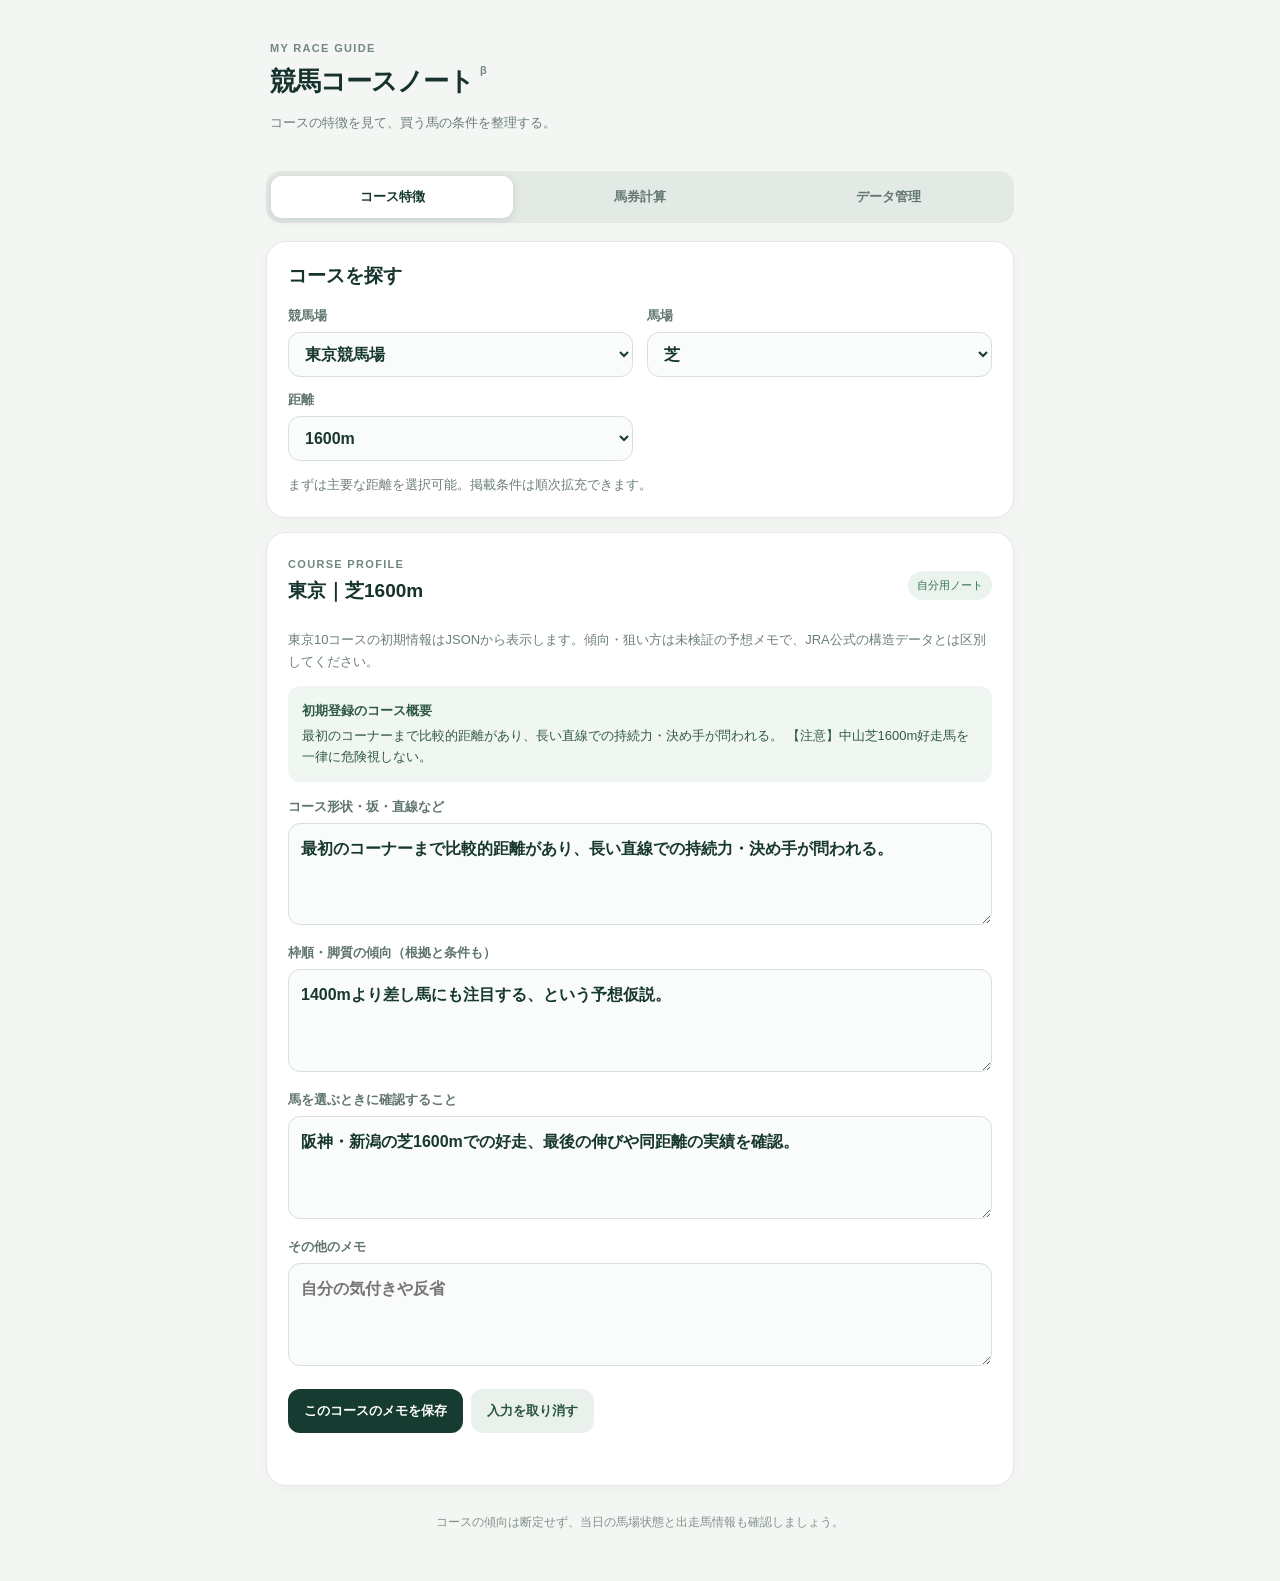
<file: index.html>
<!doctype html><html lang="ja"><head><meta charset="utf-8"><meta name="viewport" content="width=device-width, initial-scale=1, viewport-fit=cover"><meta name="theme-color" content="#122e29"><meta name="apple-mobile-web-app-capable" content="yes"><meta name="apple-mobile-web-app-status-bar-style" content="default"><title>競馬コースノート</title><link rel="manifest" href="./manifest.webmanifest"><link rel="icon" href="./icon.svg" type="image/svg+xml"><link rel="stylesheet" href="./style.css"></head><body><div class="app"><header><span class="eyebrow">MY RACE GUIDE</span><h1>競馬コースノート <span>β</span></h1><p>コースの特徴を見て、買う馬の条件を整理する。</p></header><nav class="tabs" aria-label="メインメニュー"><button class="active" data-page="course">コース特徴</button><button data-page="calc">馬券計算</button><button data-page="manage">データ管理</button></nav><main><section id="course" class="page active"><div class="panel"><h2>コースを探す</h2><div class="fields"><label>競馬場<select id="venue"></select></label><label>馬場<select id="surface"><option value="芝">芝</option><option value="ダート">ダート</option></select></label><label>距離<select id="distance"></select></label></div><p class="hint">まずは主要な距離を選択可能。掲載条件は順次拡充できます。</p></div><div class="panel"><div class="headline"><div><span class="eyebrow">COURSE PROFILE</span><h2 id="courseName"></h2></div><span class="tag">自分用ノート</span></div><p class="note">東京10コースの初期情報はJSONから表示します。傾向・狙い方は未検証の予想メモで、JRA公式の構造データとは区別してください。</p><div id="verified" class="fact"></div><label class="textarea-label">コース形状・坂・直線など<textarea id="shape" rows="3" placeholder="例：最後の直線が長い／急坂あり"></textarea></label><label class="textarea-label">枠順・脚質の傾向（根拠と条件も）<textarea id="trend" rows="3" placeholder="例：良馬場・○年～○年のデータでは…"></textarea></label><label class="textarea-label">馬を選ぶときに確認すること<textarea id="checks" rows="3" placeholder="例：同じコースでの実績、長い脚を使えるか"></textarea></label><label class="textarea-label">その他のメモ<textarea id="memo" rows="3" placeholder="自分の気付きや反省"></textarea></label><div class="actions"><button class="primary" id="save">このコースのメモを保存</button><button class="secondary" id="reset">入力を取り消す</button></div><p id="saveStatus" class="status" role="status"></p></div></section><section id="calc" class="page"><div class="panel"><span class="eyebrow">TICKET CALCULATOR</span><h2>馬券の組み合わせ計算</h2><div class="fields"><label>出走頭数<select id="horses"></select></label><label>馬券種<select id="bet"><option value="wide">ワイド</option><option value="quinella">馬連</option><option value="exacta">馬単</option><option value="trio" selected>3連複</option><option value="trifecta">3連単</option></select></label><label>購入点数<input id="tickets" type="number" inputmode="numeric" min="1" value="1"></label></div><div class="stats"><div><small>全組み合わせ数</small><strong id="total">—</strong></div><div><small>購入点数の割合</small><strong id="share">—</strong></div></div><div class="highlight"><small>すべての結果を等確率と仮定した場合</small><strong id="chance">—</strong><p id="percent"></p></div><p class="hint" id="calcNote"></p></div></section><section id="manage" class="page"><div class="panel"><h2>データ管理</h2><p>書き込んだコースメモはこのブラウザ内に保存されます。機種変更・ブラウザデータ削除への備えとしてバックアップしてください。</p><div class="actions"><button class="primary" id="export">メモをJSONで書き出す</button><label class="file-btn">JSONから復元<input id="import" type="file" accept="application/json,.json" hidden></label></div><p class="status" id="importStatus" role="status"></p></div><div class="panel"><h2>iPhoneでオフライン利用</h2><ol><li>公開したURLをSafariで開く</li><li>共有メニューから「ホーム画面に追加」</li><li>一度アプリを開いて読み込み完了後、オフラインでも利用可能</li></ol><p class="hint">初回表示・アプリ更新・JSON復元には通信やファイル操作が必要な場合があります。プライベートブラウズでの利用は避けてください。</p></div></section></main><footer>コースの傾向は断定せず、当日の馬場状態と出走馬情報も確認しましょう。</footer></div><script src="./app.js" defer></script></body></html>
</file>
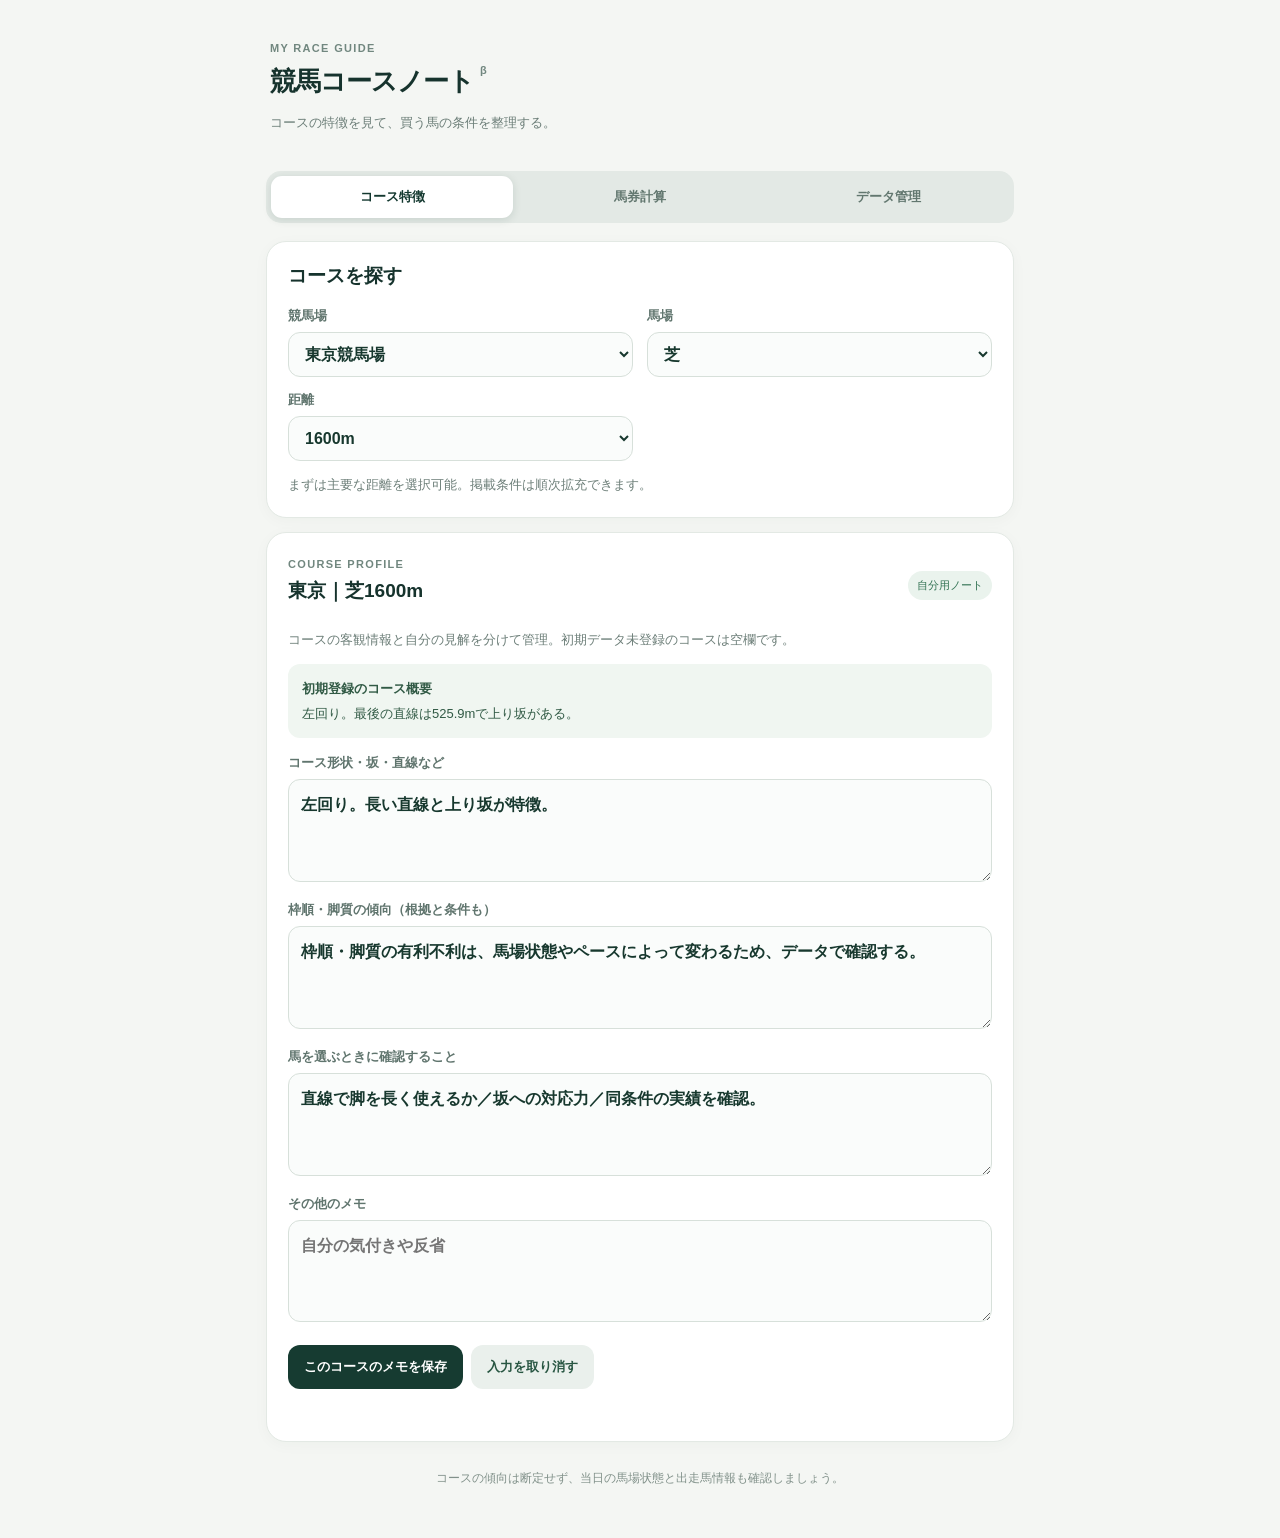
<file: keiba-pwa/index.html>
<!doctype html><html lang="ja"><head><meta charset="utf-8"><meta name="viewport" content="width=device-width, initial-scale=1, viewport-fit=cover"><meta name="theme-color" content="#122e29"><meta name="apple-mobile-web-app-capable" content="yes"><meta name="apple-mobile-web-app-status-bar-style" content="default"><title>競馬コースノート</title><link rel="manifest" href="./manifest.webmanifest"><link rel="icon" href="./icon.svg" type="image/svg+xml"><link rel="stylesheet" href="./style.css"></head><body><div class="app"><header><span class="eyebrow">MY RACE GUIDE</span><h1>競馬コースノート <span>β</span></h1><p>コースの特徴を見て、買う馬の条件を整理する。</p></header><nav class="tabs" aria-label="メインメニュー"><button class="active" data-page="course">コース特徴</button><button data-page="calc">馬券計算</button><button data-page="manage">データ管理</button></nav><main><section id="course" class="page active"><div class="panel"><h2>コースを探す</h2><div class="fields"><label>競馬場<select id="venue"></select></label><label>馬場<select id="surface"><option value="芝">芝</option><option value="ダート">ダート</option></select></label><label>距離<select id="distance"></select></label></div><p class="hint">まずは主要な距離を選択可能。掲載条件は順次拡充できます。</p></div><div class="panel"><div class="headline"><div><span class="eyebrow">COURSE PROFILE</span><h2 id="courseName"></h2></div><span class="tag">自分用ノート</span></div><p class="note">コースの客観情報と自分の見解を分けて管理。初期データ未登録のコースは空欄です。</p><div id="verified" class="fact"></div><label class="textarea-label">コース形状・坂・直線など<textarea id="shape" rows="3" placeholder="例：最後の直線が長い／急坂あり"></textarea></label><label class="textarea-label">枠順・脚質の傾向（根拠と条件も）<textarea id="trend" rows="3" placeholder="例：良馬場・○年～○年のデータでは…"></textarea></label><label class="textarea-label">馬を選ぶときに確認すること<textarea id="checks" rows="3" placeholder="例：同じコースでの実績、長い脚を使えるか"></textarea></label><label class="textarea-label">その他のメモ<textarea id="memo" rows="3" placeholder="自分の気付きや反省"></textarea></label><div class="actions"><button class="primary" id="save">このコースのメモを保存</button><button class="secondary" id="reset">入力を取り消す</button></div><p id="saveStatus" class="status" role="status"></p></div></section><section id="calc" class="page"><div class="panel"><span class="eyebrow">TICKET CALCULATOR</span><h2>馬券の組み合わせ計算</h2><div class="fields"><label>出走頭数<select id="horses"></select></label><label>馬券種<select id="bet"><option value="wide">ワイド</option><option value="quinella">馬連</option><option value="exacta">馬単</option><option value="trio" selected>3連複</option><option value="trifecta">3連単</option></select></label><label>購入点数<input id="tickets" type="number" inputmode="numeric" min="1" value="1"></label></div><div class="stats"><div><small>全組み合わせ数</small><strong id="total">—</strong></div><div><small>購入点数の割合</small><strong id="share">—</strong></div></div><div class="highlight"><small>すべての結果を等確率と仮定した場合</small><strong id="chance">—</strong><p id="percent"></p></div><p class="hint" id="calcNote"></p></div></section><section id="manage" class="page"><div class="panel"><h2>データ管理</h2><p>書き込んだコースメモはこのブラウザ内に保存されます。機種変更・ブラウザデータ削除への備えとしてバックアップしてください。</p><div class="actions"><button class="primary" id="export">メモをJSONで書き出す</button><label class="file-btn">JSONから復元<input id="import" type="file" accept="application/json,.json" hidden></label></div><p class="status" id="importStatus" role="status"></p></div><div class="panel"><h2>iPhoneでオフライン利用</h2><ol><li>公開したURLをSafariで開く</li><li>共有メニューから「ホーム画面に追加」</li><li>一度アプリを開いて読み込み完了後、オフラインでも利用可能</li></ol><p class="hint">初回表示・アプリ更新・JSON復元には通信やファイル操作が必要な場合があります。プライベートブラウズでの利用は避けてください。</p></div></section></main><footer>コースの傾向は断定せず、当日の馬場状態と出走馬情報も確認しましょう。</footer></div><script src="./app.js" defer></script></body></html>
</file>
<file: style.css>
:root{font-family:-apple-system,BlinkMacSystemFont,"Hiragino Kaku Gothic ProN","Yu Gothic",sans-serif;color:#16332d;background:#f4f6f3}*{box-sizing:border-box}body{margin:0}.app{max-width:780px;margin:0 auto;padding:26px 16px 48px}header{padding:12px 4px 24px}.eyebrow{color:#71877f;font-weight:750;letter-spacing:.12em;font-size:11px}h1{font-size:26px;letter-spacing:-.04em;margin:8px 0}h1 span{font-size:11px;color:#71877f;vertical-align:top}header p,.note,.hint{color:#6c7e78;font-size:13px;line-height:1.7}.tabs{display:grid;grid-template-columns:repeat(3,1fr);gap:6px;background:#e3e9e5;border-radius:15px;padding:5px;margin-bottom:18px}.tabs button{border:0;border-radius:11px;padding:12px 4px;background:transparent;color:#62776f;font-size:13px;font-weight:700}.tabs button.active{background:white;color:#13382f;box-shadow:0 2px 9px #123a2920}.page{display:none}.page.active{display:block}.panel{background:white;border:1px solid #e3e9e4;border-radius:20px;padding:21px;margin-bottom:14px;box-shadow:0 3px 15px #193b2a08}h2{margin:0 0 18px;font-size:19px}.headline{display:flex;justify-content:space-between;align-items:center;gap:6px}.headline h2{margin:6px 0 12px}.tag{font-size:11px;background:#eaf3ed;color:#337354;border-radius:20px;padding:7px 9px;white-space:nowrap}.fields{display:grid;grid-template-columns:repeat(2,minmax(0,1fr));gap:14px}label{display:block;color:#60756e;font-weight:700;font-size:13px}select,input,textarea{width:100%;margin-top:7px;border:1px solid #d7e0da;border-radius:12px;padding:12px;color:#17382e;background:#fafcfb;font:inherit;font-size:16px;outline-offset:2px}textarea{resize:vertical;line-height:1.6}.textarea-label{margin-top:16px}.fact{background:#f0f6f1;padding:14px;border-radius:12px;font-size:13px;color:#315a45;line-height:1.65}.fact strong{display:block;margin-bottom:3px}.actions{display:flex;gap:8px;flex-wrap:wrap;margin-top:20px}button,.file-btn{cursor:pointer}button.primary,button.secondary,.file-btn{padding:13px 16px;border-radius:12px;font-size:13px;font-weight:700;border:0}button.primary{background:#163b31;color:white}button.secondary,.file-btn{background:#eaf0ec;color:#285642}.status{font-size:13px;color:#337354;min-height:18px;margin-bottom:0}.stats{display:grid;grid-template-columns:1fr 1fr;gap:12px;margin:22px 0}.stats div{background:#f5f7f5;padding:14px;border-radius:15px}.stats small,.highlight small{display:block;color:#6d8076;font-size:12px}.stats strong{display:block;font-size:26px;margin-top:8px;letter-spacing:-.04em}.highlight{padding:20px;background:#eaf4ed;border-radius:16px}.highlight strong{display:block;font-size:27px;margin-top:8px}.highlight p{margin:6px 0 0;font-weight:700;color:#3e7455}.hint{margin-bottom:0}ol{padding-left:23px;line-height:2;font-size:14px}footer{font-size:12px;line-height:1.8;color:#81918a;text-align:center;padding-top:12px}@media(max-width:380px){.app{padding:14px 10px}.panel{padding:16px}.stats strong{font-size:22px}}
</file>
<file: keiba-pwa/style.css>
:root{font-family:-apple-system,BlinkMacSystemFont,"Hiragino Kaku Gothic ProN","Yu Gothic",sans-serif;color:#16332d;background:#f4f6f3}*{box-sizing:border-box}body{margin:0}.app{max-width:780px;margin:0 auto;padding:26px 16px 48px}header{padding:12px 4px 24px}.eyebrow{color:#71877f;font-weight:750;letter-spacing:.12em;font-size:11px}h1{font-size:26px;letter-spacing:-.04em;margin:8px 0}h1 span{font-size:11px;color:#71877f;vertical-align:top}header p,.note,.hint{color:#6c7e78;font-size:13px;line-height:1.7}.tabs{display:grid;grid-template-columns:repeat(3,1fr);gap:6px;background:#e3e9e5;border-radius:15px;padding:5px;margin-bottom:18px}.tabs button{border:0;border-radius:11px;padding:12px 4px;background:transparent;color:#62776f;font-size:13px;font-weight:700}.tabs button.active{background:white;color:#13382f;box-shadow:0 2px 9px #123a2920}.page{display:none}.page.active{display:block}.panel{background:white;border:1px solid #e3e9e4;border-radius:20px;padding:21px;margin-bottom:14px;box-shadow:0 3px 15px #193b2a08}h2{margin:0 0 18px;font-size:19px}.headline{display:flex;justify-content:space-between;align-items:center;gap:6px}.headline h2{margin:6px 0 12px}.tag{font-size:11px;background:#eaf3ed;color:#337354;border-radius:20px;padding:7px 9px;white-space:nowrap}.fields{display:grid;grid-template-columns:repeat(2,minmax(0,1fr));gap:14px}label{display:block;color:#60756e;font-weight:700;font-size:13px}select,input,textarea{width:100%;margin-top:7px;border:1px solid #d7e0da;border-radius:12px;padding:12px;color:#17382e;background:#fafcfb;font:inherit;font-size:16px;outline-offset:2px}textarea{resize:vertical;line-height:1.6}.textarea-label{margin-top:16px}.fact{background:#f0f6f1;padding:14px;border-radius:12px;font-size:13px;color:#315a45;line-height:1.65}.fact strong{display:block;margin-bottom:3px}.actions{display:flex;gap:8px;flex-wrap:wrap;margin-top:20px}button,.file-btn{cursor:pointer}button.primary,button.secondary,.file-btn{padding:13px 16px;border-radius:12px;font-size:13px;font-weight:700;border:0}button.primary{background:#163b31;color:white}button.secondary,.file-btn{background:#eaf0ec;color:#285642}.status{font-size:13px;color:#337354;min-height:18px;margin-bottom:0}.stats{display:grid;grid-template-columns:1fr 1fr;gap:12px;margin:22px 0}.stats div{background:#f5f7f5;padding:14px;border-radius:15px}.stats small,.highlight small{display:block;color:#6d8076;font-size:12px}.stats strong{display:block;font-size:26px;margin-top:8px;letter-spacing:-.04em}.highlight{padding:20px;background:#eaf4ed;border-radius:16px}.highlight strong{display:block;font-size:27px;margin-top:8px}.highlight p{margin:6px 0 0;font-weight:700;color:#3e7455}.hint{margin-bottom:0}ol{padding-left:23px;line-height:2;font-size:14px}footer{font-size:12px;line-height:1.8;color:#81918a;text-align:center;padding-top:12px}@media(max-width:380px){.app{padding:14px 10px}.panel{padding:16px}.stats strong{font-size:22px}}
</file>
